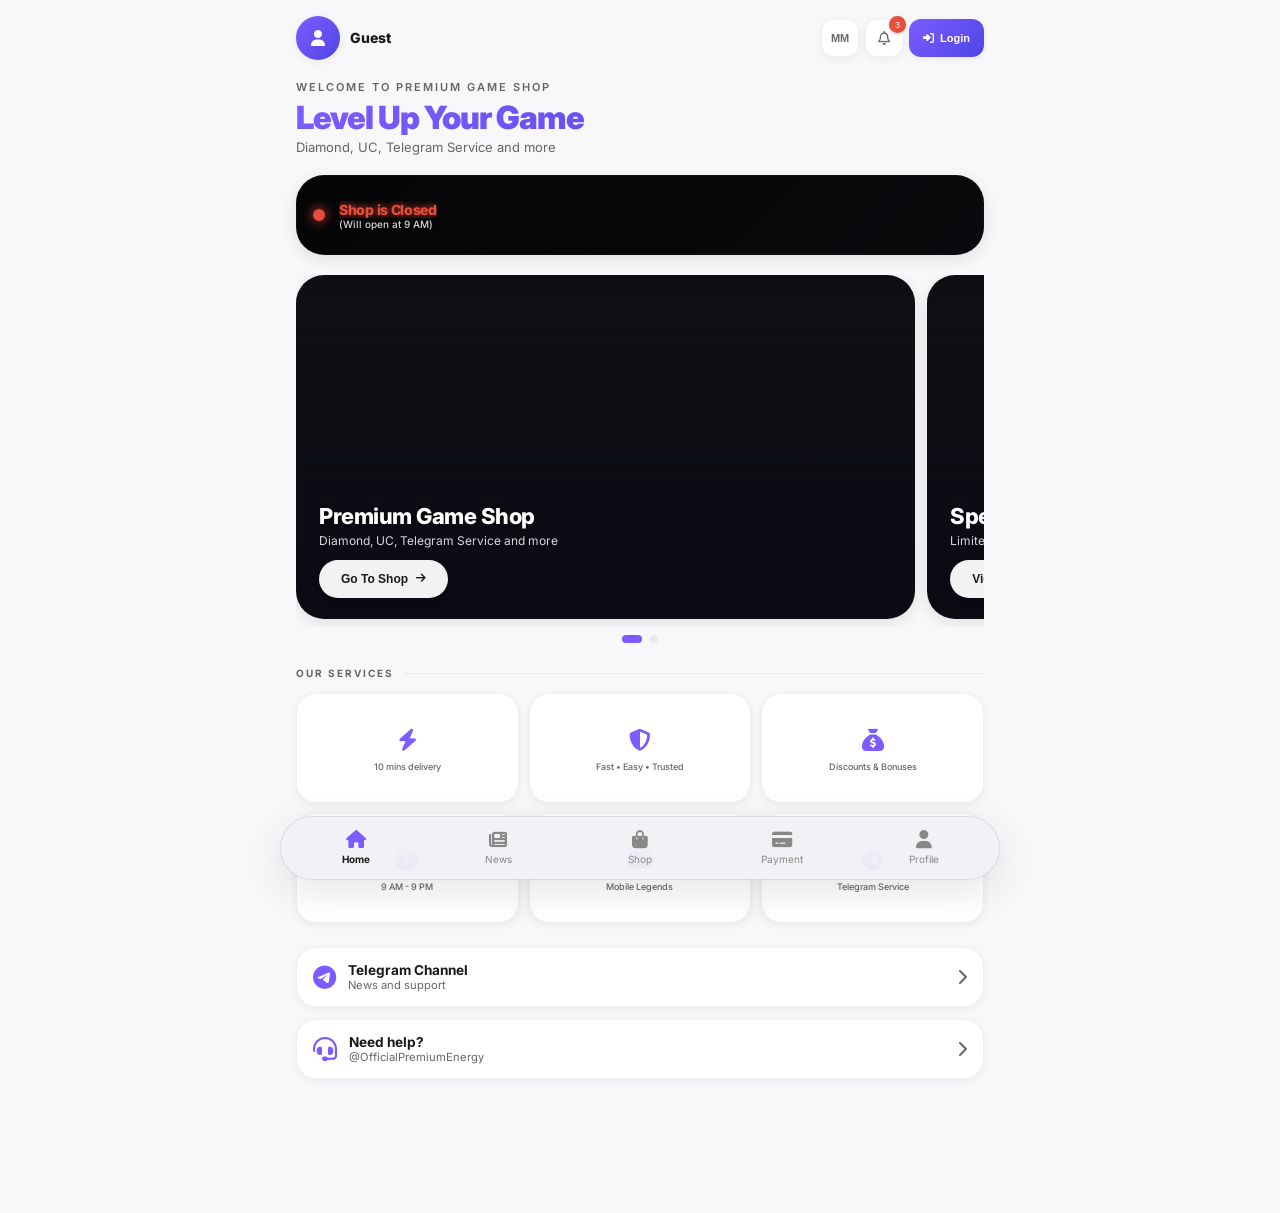
<file: index.html>
<!DOCTYPE html>
<html lang="en">
<head>
    <meta charset="UTF-8">
    <meta name="viewport" content="width=device-width, initial-scale=1.0, maximum-scale=1.0, user-scalable=no">
    <title>Premium Game Shop</title>
    <link rel="stylesheet" href="https://cdnjs.cloudflare.com/ajax/libs/font-awesome/6.5.0/css/all.min.css">
    <link href="https://fonts.googleapis.com/css2?family=Inter:wght@400;500;600;700;800;900&family=Noto+Sans+Myanmar:wght@400;500;700&display=swap" rel="stylesheet">
    <style>
        :root {
            --bg-primary: #f8f8fa;
            --bg-card: #ffffff;
            --bg-card-hover: #f5f5f7;
            --text-primary: #1a1a1a;
            --text-secondary: #666666;
            --accent: #7c5cff;
            --success: #2ecc71;
            --danger: #e74c3c;
            --border-color: rgba(0, 0, 0, 0.06);
            --shadow-sm: 0 2px 8px rgba(0, 0, 0, 0.06);
            --shadow-md: 0 4px 16px rgba(0, 0, 0, 0.1);
            --shadow-lg: 0 8px 28px rgba(0, 0, 0, 0.14);
            --radius-sm: 12px;
            --radius-md: 20px;
            --radius-lg: 28px;
            --transition: all 0.3s cubic-bezier(0.4, 0, 0.2, 1);
        }
        * { margin: 0; padding: 0; box-sizing: border-box; }
        body {
            font-family: 'Inter', 'Noto Sans Myanmar', sans-serif;
            background: var(--bg-primary);
            color: var(--text-primary);
            min-height: 100vh;
            padding-bottom: 110px;
            -webkit-tap-highlight-color: transparent;
            overflow-x: hidden;
            -webkit-font-smoothing: antialiased;
            user-select: none;
        }
        .container { max-width: 520px; margin: 0 auto; padding: 16px 16px 0; }

        /* ===== Page Transition Animations (Premium) ===== */
        .header, .hero, .status-banner, .shop-carousel, .carousel-dots, .section-title, .services-grid, .contact-section {
            opacity: 0;
            transform: translateY(30px) scale(0.95);
            animation: premiumReveal 0.9s cubic-bezier(0.22, 1, 0.36, 1) forwards;
        }
        .header { animation-delay: 0.10s; }
        .hero { animation-delay: 0.20s; }
        .status-banner { animation-delay: 0.30s; }
        .shop-carousel { animation-delay: 0.40s; }
        .carousel-dots { animation-delay: 0.48s; }
        .section-title { animation-delay: 0.56s; }
        .services-grid { animation-delay: 0.64s; }
        .contact-section { animation-delay: 0.72s; }

        @keyframes premiumReveal {
            0% {
                opacity: 0;
                transform: translateY(30px) scale(0.95);
            }
            100% {
                opacity: 1;
                transform: translateY(0) scale(1);
            }
        }

        /* ===== Header ===== */
        .header { display: flex; align-items: center; justify-content: space-between; gap: 8px; margin-bottom: 20px; flex-wrap: wrap; }
        .user-area { display: flex; align-items: center; gap: 10px; cursor: pointer; }
        .avatar {
            width: 44px; height: 44px; border-radius: 50%;
            background: linear-gradient(135deg, #7c5cff, #4f46e5);
            display: flex; align-items: center; justify-content: center;
            font-size: 16px; color: #fff; flex-shrink: 0;
            box-shadow: var(--shadow-sm);
        }
        .user-text { display: flex; flex-direction: column; line-height: 1.2; }
        .user-text .name {
            font-weight: 800; font-size: 14px;
            white-space: nowrap; overflow: hidden; text-overflow: ellipsis; max-width: 100px;
        }
        .header-actions { display: flex; align-items: center; gap: 6px; margin-left: auto; }
        .header-btn {
            background: var(--bg-card); border: 1px solid var(--border-color);
            border-radius: 12px; width: 38px; height: 38px;
            display: flex; align-items: center; justify-content: center;
            font-size: 14px; color: var(--text-secondary); cursor: pointer;
            transition: var(--transition); position: relative; text-decoration: none;
            white-space: nowrap; outline: none;
            box-shadow: var(--shadow-sm);
        }
        .header-btn:hover { background: var(--bg-card-hover); color: var(--text-primary); box-shadow: var(--shadow-md); }
        .header-btn:active { transform: scale(0.94); }
        .lang-btn { font-weight: 700; font-size: 11px; }
        .badge {
            position: absolute; top: -4px; right: -4px; background: var(--danger);
            color: #fff; font-size: 9px; width: 17px; height: 17px;
            border-radius: 50%; display: flex; align-items: center; justify-content: center;
            box-shadow: 0 1px 3px rgba(0,0,0,0.2);
        }
        .login-btn {
            background: linear-gradient(135deg, #7c5cff, #4f46e5); color: #fff;
            border: none; border-radius: 12px; height: 38px; padding: 0 14px;
            display: flex; align-items: center; gap: 6px; font-weight: 700;
            font-size: 11px; cursor: pointer; transition: var(--transition); white-space: nowrap;
            box-shadow: var(--shadow-sm);
        }
        .login-btn:hover { background: linear-gradient(135deg, #7c5cff, #6b4fe0); box-shadow: var(--shadow-md); }
        .login-btn:active { transform: scale(0.96); }
        .login-btn.hidden { display: none; }

        /* ===== Hero ===== */
        .hero { text-align: left; margin-bottom: 20px; }
        .hero .welcome {
            font-size: 11px; color: var(--text-secondary); text-transform: uppercase;
            letter-spacing: 2px; font-weight: 600; margin-bottom: 6px;
        }
        .hero h1 {
            font-size: 32px; font-weight: 900; letter-spacing: -1px;
            background: linear-gradient(135deg, #7c5cff, #4f46e5);
            -webkit-background-clip: text; -webkit-text-fill-color: transparent;
            background-clip: text; line-height: 1.1; margin-bottom: 4px;
        }
        .hero .sub { color: var(--text-secondary); font-size: 13px; }

        /* ===== Shop Status Banner ===== */
        .status-banner {
            position: relative; border-radius: var(--radius-lg); overflow: hidden;
            margin-bottom: 20px; padding: 0; background: #0f0f14;
            box-shadow: var(--shadow-md);
            display: flex; align-items: stretch;
            min-height: 80px; border: 1px solid var(--border-color);
        }
        .status-banner .bg-image {
            position: absolute; top: 0; left: 0; right: 0; bottom: 0;
            background-image: url('https://files.catbox.moe/4317os.jpg');
            background-size: cover; background-position: top center;
        }
        .status-banner .overlay {
            position: absolute; top: 0; left: 0; right: 0; bottom: 0;
            background: linear-gradient(135deg, rgba(0,0,0,0.7) 0%, rgba(0,0,0,0.3) 100%);
            z-index: 1;
        }
        .status-content {
            position: relative; z-index: 2; display: flex; align-items: center;
            gap: 14px; padding: 12px 16px; width: 100%;
        }
        .status-light {
            width: 12px; height: 12px; border-radius: 50%; flex-shrink: 0;
            background: currentColor; box-shadow: 0 0 12px currentColor;
            animation: pulse 1.5s ease-in-out infinite;
        }
        .status-banner.open .status-light { color: #2ecc71; }
        .status-banner.closed .status-light { color: #e74c3c; }
        @keyframes pulse {
            0%, 100% { opacity: 1; transform: scale(1); }
            50% { opacity: 0.4; transform: scale(0.8); }
        }
        .status-text { display: flex; flex-direction: column; color: #fff; min-width: 0; }
        .status-text .line1 {
            font-weight: 800; font-size: 14px; letter-spacing: -0.3px;
            text-shadow: 0 0 8px currentColor; white-space: nowrap;
            overflow: hidden; text-overflow: ellipsis;
        }
        .status-banner.open .status-text .line1 { color: #2ecc71; }
        .status-banner.closed .status-text .line1 { color: #e74c3c; }
        .status-text .line2 {
            font-size: 10px; color: rgba(255, 255, 255, 0.85); font-weight: 500;
            text-shadow: 0 1px 3px rgba(0,0,0,0.3); white-space: nowrap;
            overflow: hidden; text-overflow: ellipsis;
        }

        /* ===== Shop Carousel ===== */
        .shop-carousel {
            display: flex;
            overflow-x: auto;
            scroll-snap-type: x mandatory;
            gap: 12px;
            padding-bottom: 8px;
            margin-bottom: 8px;
            scrollbar-width: none;
            -ms-overflow-style: none;
        }
        .shop-carousel::-webkit-scrollbar { display: none; }
        .shop-slide {
            scroll-snap-align: center;
            flex-shrink: 0;
            width: 90%;
            position: relative;
            border-radius: var(--radius-lg);
            overflow: hidden;
            aspect-ratio: 1.8 / 1;
            background: #0f0f14;
            border: 1px solid var(--border-color);
            box-shadow: var(--shadow-md);
            transition: box-shadow 0.3s ease, transform 0.2s ease;
            display: flex;
            flex-direction: column;
            justify-content: flex-end;
        }
        .shop-slide:active { transform: scale(0.98); box-shadow: var(--shadow-sm); }
        .shop-slide .card-bg {
            position: absolute; top: 0; left: 0; right: 0; bottom: 0;
            background-size: cover;
            background-position: top center;
            transition: transform 0.3s ease;
            will-change: transform;
        }
        .shop-slide:active .card-bg { transform: scale(1.05); }
        .shop-slide .overlay {
            position: absolute; top: 0; left: 0; right: 0; bottom: 0;
            background: linear-gradient(to top, rgba(10,10,20,0.85) 0%, rgba(10,10,20,0.4) 40%, rgba(10,10,20,0.1) 70%, transparent 100%);
            z-index: 1; pointer-events: none;
        }
        .shop-slide .card-content {
            position: relative; z-index: 2; padding: 20px 22px; width: 100%;
            pointer-events: none;
        }
        .shop-slide .card-content h2 {
            color: #fff; font-size: 22px; font-weight: 800; letter-spacing: -0.5px;
            margin-bottom: 4px; text-shadow: 0 2px 8px rgba(0,0,0,0.3);
            white-space: nowrap; overflow: hidden; text-overflow: ellipsis;
        }
        .shop-slide .card-content p {
            color: rgba(255,255,255,0.85); font-size: 12px; margin-bottom: 12px;
            text-shadow: 0 1px 4px rgba(0,0,0,0.3);
            white-space: nowrap; overflow: hidden; text-overflow: ellipsis;
        }
        .shop-btn {
            display: inline-flex; align-items: center; gap: 8px;
            background: rgba(255,255,255,0.95); color: #1a1a1a; border: none;
            padding: 12px 22px; border-radius: 100px; font-weight: 700;
            font-size: 12px; cursor: pointer; transition: var(--transition);
            text-decoration: none; box-shadow: 0 2px 8px rgba(0,0,0,0.1);
            pointer-events: auto;
            white-space: nowrap;
        }
        .shop-btn:hover { background: #ffffff; }
        .shop-btn:active { transform: scale(0.97); box-shadow: 0 1px 4px rgba(0,0,0,0.08); }
        .shop-btn i { font-size: 11px; transition: transform 0.3s ease; }
        .shop-slide:active .shop-btn i { transform: translateX(4px); }

        .carousel-dots {
            display: flex; justify-content: center; gap: 8px; margin-bottom: 24px;
        }
        .carousel-dots .dot {
            width: 8px; height: 8px; border-radius: 50%;
            background: var(--border-color); transition: var(--transition);
        }
        .carousel-dots .dot.active {
            background: var(--accent);
            width: 20px;
            border-radius: 10px;
        }

        /* ===== Services ===== */
        .section-title {
            font-size: 10px; font-weight: 700; color: var(--text-secondary);
            text-transform: uppercase; letter-spacing: 2px; margin-bottom: 14px;
            display: flex; align-items: center; gap: 10px;
        }
        .section-title::after { content: ''; flex: 1; height: 1px; background: var(--border-color); }
        .section-title i { color: var(--accent); font-size: 12px; }
        .services-grid {
            display: grid; grid-template-columns: repeat(3, 1fr);
            gap: 10px; margin-bottom: 24px;
        }
        .service-card {
            background: var(--bg-card); border: 1px solid var(--border-color);
            border-radius: var(--radius-md); padding: 18px 10px 14px; text-align: center;
            cursor: pointer; transition: var(--transition); display: flex;
            flex-direction: column; align-items: center; justify-content: center;
            gap: 8px; min-height: 110px;
            box-shadow: var(--shadow-sm);
            overflow: hidden;
            min-width: 0;
        }
        .service-card:hover { background: var(--bg-card-hover); transform: translateY(-2px); box-shadow: var(--shadow-md); }
        .service-card:active { transform: translateY(0); box-shadow: var(--shadow-sm); }
        .service-card .icon { font-size: 22px; color: var(--accent); }
        .service-card .label {
            display: flex;
            flex-direction: column;
            align-items: center;
            justify-content: center;
            gap: 2px;
            font-size: 9px;
            color: var(--text-secondary);
            font-weight: 500;
            line-height: 1.3;
            text-align: center;
        }
        .service-card .label span {
            display: block;
            white-space: nowrap;
            overflow: hidden;
            text-overflow: ellipsis;
            max-width: 100%;
        }

        /* ===== Contact Section ===== */
        .contact-section {
            display: flex;
            flex-direction: column;
            gap: 12px;
            margin-bottom: 24px;
        }
        .contact-card {
            background: var(--bg-card);
            border: 1px solid var(--border-color);
            border-radius: var(--radius-md);
            padding: 14px 16px;
            display: flex;
            align-items: center;
            gap: 12px;
            box-shadow: var(--shadow-sm);
            transition: var(--transition);
            text-decoration: none;
            color: var(--text-primary);
            cursor: pointer;
        }
        .contact-card:hover { background: var(--bg-card-hover); box-shadow: var(--shadow-md); transform: translateY(-2px); }
        .contact-card .icon { font-size: 1.5rem; color: var(--accent); flex-shrink: 0; }
        .contact-card .info { flex: 1; min-width: 0; }
        .contact-card .info .title { font-size: 0.85rem; font-weight: 700; color: var(--text-primary); }
        .contact-card .info .desc { font-size: 0.7rem; color: var(--text-secondary); }
        .contact-card .arrow { color: var(--text-secondary); font-size: 1rem; }

        /* ===== Bottom Navigation ===== */
        .bottom-nav {
            position: fixed;
            bottom: 20px;
            left: 50%;
            width: calc(100% - 32px);
            max-width: 520px;
            background: rgba(240, 240, 245, 0.85);
            backdrop-filter: blur(25px);
            -webkit-backdrop-filter: blur(25px);
            border: 1px solid rgba(0, 0, 0, 0.1);
            border-radius: 32px;
            display: flex;
            align-items: center;
            justify-content: space-evenly;
            padding: 6px 4px;
            z-index: 100;
            box-shadow: 0 12px 40px rgba(0, 0, 0, 0.1);
            opacity: 0;
            transform: translateX(-50%) translateY(70px) scale(0.94);
            animation: navPremiumReveal 0.5s cubic-bezier(0.16, 1, 0.3, 1) 0.4s forwards;
        }
        @keyframes navPremiumReveal {
            0% {
                opacity: 0;
                transform: translateX(-50%) translateY(70px) scale(0.94);
            }
            100% {
                opacity: 1;
                transform: translateX(-50%) translateY(0) scale(1);
            }
        }
        .nav-item {
            flex: 1;
            display: flex;
            flex-direction: column;
            align-items: center;
            gap: 4px;
            color: #888;
            text-decoration: none;
            font-size: 10px;
            padding: 8px 0;
            border-radius: 20px;
            transition: var(--transition);
        }
        .nav-item i { font-size: 18px; }
        .nav-item.active { color: #1a1a1a; font-weight: 700; }
        .nav-item.active i { color: var(--accent); }

        @media (min-width: 768px) {
            .container { max-width: 720px; }
            .bottom-nav { max-width: 720px; }
        }
    </style>
</head>
<body>
    <div class="container">
        <header class="header">
            <div class="user-area">
                <div class="avatar"><i class="fa-solid fa-user"></i></div>
                <div class="user-text"><span class="name">Guest</span></div>
            </div>
            <div class="header-actions">
                <button class="header-btn lang-btn">MM</button>
                <button class="header-btn"><i class="fa-regular fa-bell"></i><span class="badge">3</span></button>
                <button class="login-btn"><i class="fa-solid fa-right-to-bracket"></i> Login</button>
            </div>
        </header>

        <div class="hero">
            <p class="welcome">Welcome To Premium Game Shop</p>
            <h1>Level Up Your Game</h1>
            <p class="sub">Diamond, UC, Telegram Service and more</p>
        </div>

        <div class="status-banner open" id="statusBanner">
            <div class="bg-image"></div>
            <div class="overlay"></div>
            <div class="status-content">
                <span class="status-light"></span>
                <div class="status-text">
                    <div class="line1">Shop is Open</div>
                    <div class="line2">(Open from 9 AM to 9 PM)</div>
                </div>
            </div>
        </div>

        <div class="shop-carousel" id="shopCarousel">
            <div class="shop-slide">
                <div class="card-bg" style="background-image: url('https://files.catbox.moe/b66gyb.jpg');"></div>
                <div class="overlay"></div>
                <div class="card-content">
                    <h2>Premium Game Shop</h2>
                    <p>Diamond, UC, Telegram Service and more</p>
                    <button class="shop-btn" onclick="location.href='shop.html'">Go To Shop <i class="fa-solid fa-arrow-right"></i></button>
                </div>
            </div>
            <div class="shop-slide">
                <div class="card-bg" style="background-image: url('https://files.catbox.moe/4317os.jpg');"></div>
                <div class="overlay"></div>
                <div class="card-content">
                    <h2>Special Offers</h2>
                    <p>Limited-time deals & discounts</p>
                    <button class="shop-btn" onclick="location.href='offers.html'">View Offers <i class="fa-solid fa-arrow-right"></i></button>
                </div>
            </div>
        </div>

        <div class="carousel-dots">
            <span class="dot active"></span>
            <span class="dot"></span>
        </div>

        <div class="section-title">Our Services</div>
        <div class="services-grid">
            <div class="service-card"><span class="icon"><i class="fa-solid fa-bolt"></i></span><span class="label">10 mins delivery</span></div>
            <div class="service-card"><span class="icon"><i class="fa-solid fa-shield-halved"></i></span><span class="label">Fast • Easy • Trusted</span></div>
            <div class="service-card"><span class="icon"><i class="fa-solid fa-sack-dollar"></i></span><span class="label">Discounts & Bonuses</span></div>
            <div class="service-card"><span class="icon"><i class="fa-solid fa-clock"></i></span><span class="label">9 AM - 9 PM</span></div>
            <div class="service-card"><span class="icon"><i class="fa-solid fa-gamepad"></i></span><span class="label">Mobile Legends</span></div>
            <div class="service-card"><span class="icon"><i class="fa-brands fa-telegram"></i></span><span class="label">Telegram Service</span></div>
        </div>

        <div class="contact-section">
            <a href="https://t.me/Premium_GameShop" target="_blank" class="contact-card">
                <span class="icon"><i class="fa-brands fa-telegram"></i></span>
                <div class="info"><div class="title">Telegram Channel</div><div class="desc">News and support</div></div>
                <span class="arrow"><i class="fa-solid fa-chevron-right"></i></span>
            </a>
            <a href="https://t.me/OfficialPremiumEnergy" target="_blank" class="contact-card">
                <span class="icon"><i class="fa-solid fa-headset"></i></span>
                <div class="info"><div class="title">Need help?</div><div class="desc">@OfficialPremiumEnergy</div></div>
                <span class="arrow"><i class="fa-solid fa-chevron-right"></i></span>
            </a>
        </div>
    </div>

    <nav class="bottom-nav">
        <a href="index.html" class="nav-item active"><i class="fa-solid fa-house"></i><span>Home</span></a>
        <a href="news.html" class="nav-item"><i class="fa-solid fa-newspaper"></i><span>News</span></a>
        <a href="shop.html" class="nav-item"><i class="fa-solid fa-bag-shopping"></i><span>Shop</span></a>
        <a href="payment.html" class="nav-item"><i class="fa-solid fa-credit-card"></i><span>Payment</span></a>
        <a href="profile.html" class="nav-item"><i class="fa-solid fa-user"></i><span>Profile</span></a>
    </nav>

    <script>
        function updateShopStatus() {
            const now = new Date();
            const min = now.getHours() * 60 + now.getMinutes();
            const banner = document.getElementById('statusBanner');
            const line1 = banner.querySelector('.line1');
            const line2 = banner.querySelector('.line2');
            if (min >= 540 && min < 1260) {
                banner.className = 'status-banner open';
                line1.textContent = 'Shop is Open';
                line2.textContent = '(Open from 9 AM to 9 PM)';
            } else {
                banner.className = 'status-banner closed';
                line1.textContent = 'Shop is Closed';
                line2.textContent = '(Will open at 9 AM)';
            }
        }

        updateShopStatus();
        setInterval(updateShopStatus, 60000);

        const carousel = document.getElementById('shopCarousel');
        const dots = document.querySelectorAll('.carousel-dots .dot');
        carousel.addEventListener('scroll', function() {
            const scrollLeft = carousel.scrollLeft;
            const slideWidth = carousel.querySelector('.shop-slide').offsetWidth + 12;
            const index = Math.round(scrollLeft / slideWidth);
            dots.forEach((dot, i) => dot.classList.toggle('active', i === index));
        });
    </script>
</body>
</html>
</file>
